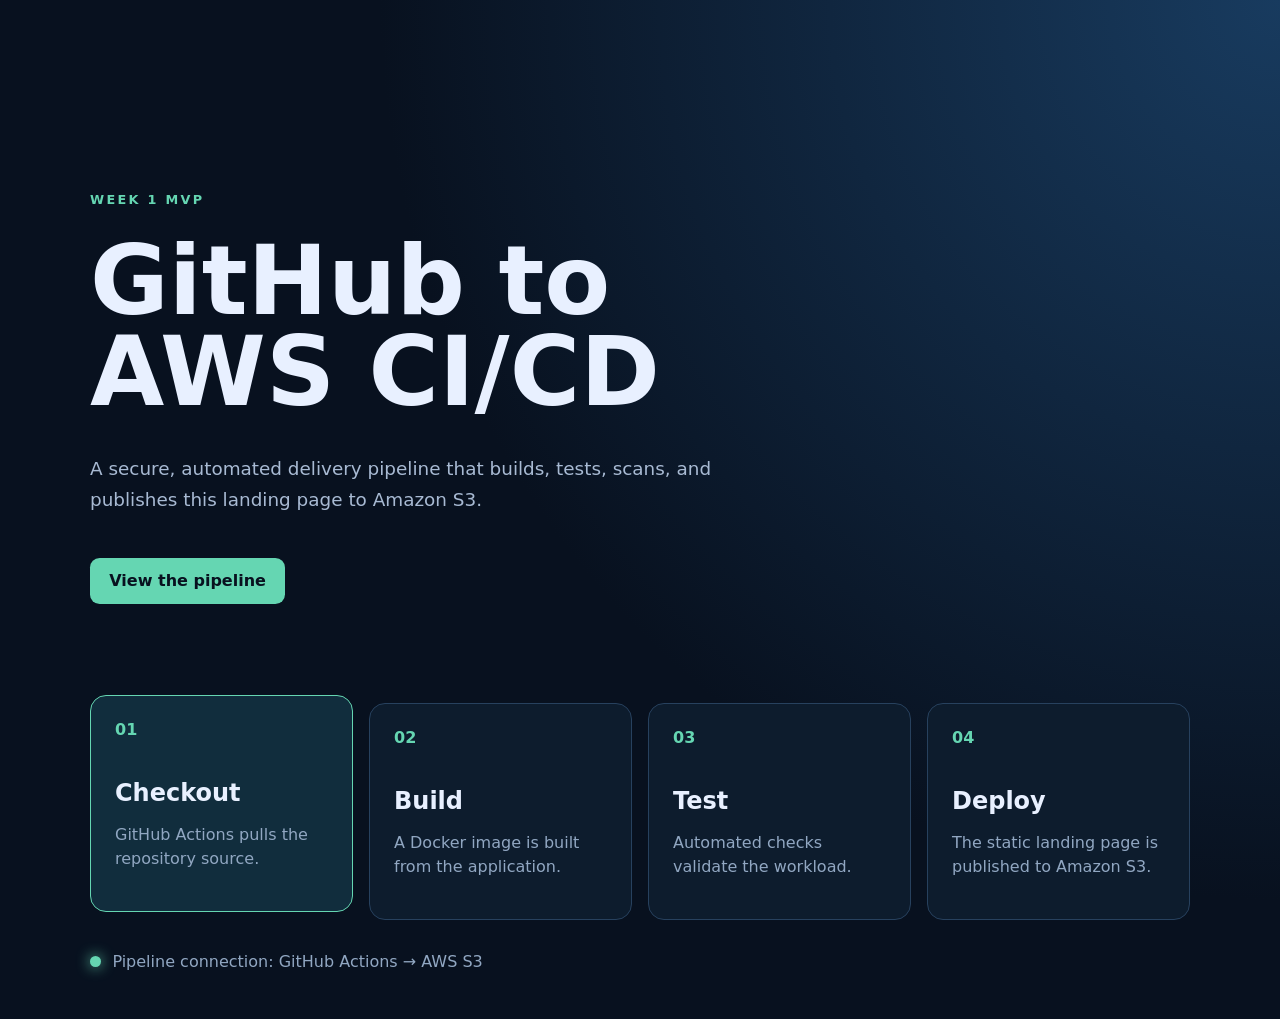
<file: site/index.html>
<!doctype html>
<html lang="en">
  <head>
    <meta charset="utf-8">
    <meta name="viewport" content="width=device-width, initial-scale=1">
    <title>GitHub to AWS CI/CD</title>
    <link rel="stylesheet" href="style.css">
  </head>
  <body>
    <main class="container">
      <section class="hero">
        <p class="eyebrow">WEEK 1 MVP</p>
        <h1>GitHub to AWS CI/CD</h1>
        <p class="intro">A secure, automated delivery pipeline that builds, tests, scans, and publishes this landing page to Amazon S3.</p>
        <a class="button" href="#pipeline">View the pipeline</a>
      </section>

      <section id="pipeline" class="pipeline" aria-label="CI/CD pipeline stages">
        <article class="stage"><span class="stage-number">01</span><h2>Checkout</h2><p>GitHub Actions pulls the repository source.</p></article>
        <article class="stage"><span class="stage-number">02</span><h2>Build</h2><p>A Docker image is built from the application.</p></article>
        <article class="stage"><span class="stage-number">03</span><h2>Test</h2><p>Automated checks validate the workload.</p></article>
        <article class="stage"><span class="stage-number">04</span><h2>Deploy</h2><p>The static landing page is published to Amazon S3.</p></article>
      </section>
      <footer><span class="status-dot" aria-hidden="true"></span><span>Pipeline connection: GitHub Actions → AWS S3</span></footer>
    </main>
    <script src="script.js"></script>
  </body>
</html>
</file>
<file: site/style.css>
:root { color-scheme: dark; font-family: Inter, ui-sans-serif, system-ui, sans-serif; background: #08111f; color: #e8f0ff; }
* { box-sizing: border-box; }
body { margin: 0; min-height: 100vh; background: radial-gradient(circle at top right, #183b5f, #08111f 55%); }
.container { width: min(1100px, 92%); margin: 0 auto; padding: 9rem 0 3rem; }
.hero { min-height: 55vh; display: flex; flex-direction: column; align-items: flex-start; justify-content: center; }
.eyebrow { color: #65d6b2; font-size: .8rem; font-weight: 800; letter-spacing: .18em; }
h1 { max-width: 720px; margin: 1rem 0; font-size: clamp(2.7rem, 8vw, 6rem); line-height: .95; }
.intro { max-width: 650px; color: #a8bad3; font-size: 1.15rem; line-height: 1.7; }
.button { margin-top: 1.5rem; padding: .85rem 1.2rem; border-radius: .6rem; background: #65d6b2; color: #08111f; font-weight: 800; text-decoration: none; }
.pipeline { display: grid; grid-template-columns: repeat(4, 1fr); gap: 1rem; margin-top: 4rem; }
.stage { padding: 1.5rem; min-height: 190px; border: 1px solid #27415e; border-radius: 1rem; background: #0d1c2d; transition: transform .3s, border-color .3s, background .3s; }
.stage.active { transform: translateY(-8px); border-color: #65d6b2; background: #112d3d; }
.stage-number { color: #65d6b2; font-weight: 800; }
h2 { margin: 2.5rem 0 .5rem; }
.stage p { color: #91a7c2; line-height: 1.5; }
footer { display: flex; gap: .7rem; align-items: center; margin-top: 2rem; color: #91a7c2; }
.status-dot { width: .7rem; height: .7rem; border-radius: 50%; background: #65d6b2; box-shadow: 0 0 14px #65d6b2; }
@media (max-width: 760px) { .container { padding-top: 5rem; } .pipeline { grid-template-columns: 1fr 1fr; } }
@media (max-width: 460px) { .pipeline { grid-template-columns: 1fr; } }
</file>
